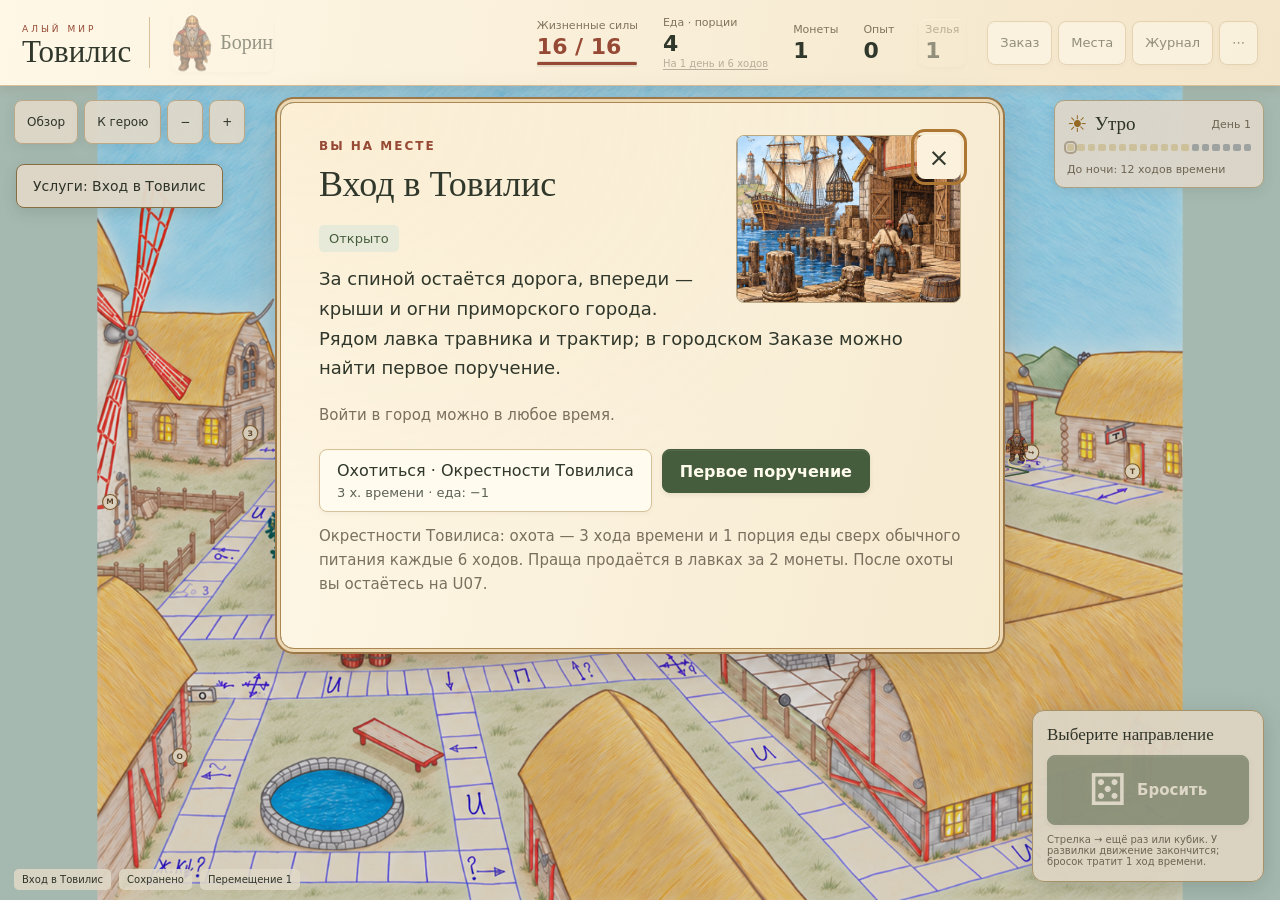
<file: game/index.html>
<!doctype html>
<html lang="ru">
<head>
  <meta charset="utf-8"><meta name="viewport" content="width=device-width, initial-scale=1">
  <title>Товилис · Алый Мир</title>
  <link rel="stylesheet" href="game.css">
  <script defer src="../docs/tovilis-map-data.js"></script><script defer src="content.js"></script><script defer src="dwarf-frames.js"></script><script defer src="characters.js"></script><script defer src="character-frames.js"></script><script defer src="equipment.js"></script><script defer src="rules.js"></script><script defer src="dice-ui.js"></script><script defer src="online.js?v=3"></script><script defer src="game.js?v=3"></script>
</head>
<body>
  <header class="topbar">
    <div class="brand"><span>АЛЫЙ МИР</span><h1>Товилис</h1></div>
    <button id="portrait" class="portrait" aria-label="Персонаж и снаряжение"><svg class="portrait-art" aria-hidden="true"></svg><span id="hero-name">Борин</span></button>
    <div class="resources" aria-label="Ресурсы героя">
      <div class="health"><small>Жизненные силы</small><strong id="hp">16 / 16</strong><meter id="health-meter" min="0" max="16" value="16">16 из 16</meter></div>
      <div class="food-resource"><small>Еда · порции</small><strong id="food">4</strong><button id="next-meal" type="button" aria-expanded="false" aria-controls="food-details">На 1 день и 6 ходов</button><span id="food-details" hidden></span></div>
      <div><small>Монеты</small><strong id="coins">1</strong></div>
      <div class="experience-resource"><small>Опыт</small><strong id="experience">0</strong></div>
      <button id="drink" title="Выпить зелье: +5 жизненных сил"><small>Зелья</small><strong id="potions">1</strong></button>
    </div>
    <nav class="top-actions" aria-label="Меню"><button id="quest-button">Заказ</button><button id="places-button">Места</button><button id="journal-button">Журнал</button><button id="menu-button" aria-label="Меню игры">⋯</button></nav>
  </header>
  <main>
    <section class="map-panel" aria-label="Карта Товилиса">
      <div class="map-canvas">
        <div class="map-toolbar"><button id="whole-map">Обзор</button><button id="find-hero">К герою</button><button id="zoom-out" aria-label="Отдалить">−</button><button id="zoom-in" aria-label="Приблизить">+</button></div>
        <div class="city-clock" aria-label="Время в городе"><div class="clock-heading"><span id="time-icon" aria-hidden="true">☀</span><strong id="time">Утро</strong><span id="day">День 1</span></div><div id="day-track" aria-hidden="true"></div><small id="time-until">До ночи 12 ходов</small></div>
        <svg id="game-map" viewBox="0 0 1448 1086" role="group" aria-label="Карта Товилиса. Выберите стрелку рядом с героем, затем бросьте кубик.">
          <image id="town-art" href="../assets/maps/working/tovilis-v9.png" width="1448" height="1086"/>
          <rect id="night-tint" width="1448" height="1086" fill="#0c173f" opacity="0" pointer-events="none"/>
          <g id="grid-layer"></g><g id="reveal-layer"></g><g id="guide-layer"></g><g id="preview-layer"></g><g id="place-layer"></g><g id="other-player-layer"></g><g id="choice-layer"></g><g id="target-layer"></g>
          <g id="hero-layer"><ellipse id="hero-shadow" rx="14" ry="5"/><ellipse id="hero-ring" rx="17" ry="7"/><svg id="hero-sprite" overflow="hidden"><image href="../assets/characters/dwarf-directions-v2.png" width="1536" height="1024"/></svg></g>
        </svg>
        <div id="directions" class="map-directions" aria-label="Направления движения"></div>
        <button id="visit-place" class="place-entry" hidden>Войти</button>
        <section class="movement-dock" aria-label="Перемещение">
          <div id="movement-controls"><span id="move-heading">Выберите стрелку</span><div id="route-guide" hidden><span id="route-guide-text"></span><button id="clear-route" aria-label="Отменить маршрут" title="Отменить маршрут">×</button></div><button id="roll" class="primary" disabled><span id="dice-face" aria-hidden="true">⚄</span><span id="roll-label">Бросить кубик</span></button><label id="building-target" hidden><input type="checkbox" id="stop-building"><span id="target-label"></span></label><p id="last-roll" class="last-roll" aria-live="polite" hidden></p><small id="move-hint">1–4 — направление · пробел — кубик</small></div>
          <p id="movement-locked" hidden>Завершите событие.</p>
        </section>
        <p id="status" class="action-toast" role="status" aria-live="polite"></p>
        <div class="map-caption"><span id="where">У мельницы</span><span id="map-status"></span><span id="save-status">Сохранено</span><span id="turn-number">Перемещение 1</span></div>
      </div>
    </section>
  </main>
  <dialog id="scene-dialog" class="scene-dialog" aria-labelledby="scene-title"><div id="scene-seal" class="scene-seal" aria-hidden="true">✦</div><div id="save-error" role="alert" hidden><h2 id="save-error-title">Не удалось открыть сохранение</h2><p id="save-error-text"></p><div class="dialog-actions"><button id="retry-save">Повторить загрузку</button><button id="export-save">Скачать сохранение</button><button id="reset-from-error" class="danger">Начать заново</button></div><details><summary>Подробности ошибки</summary><p id="save-error-details"></p></details></div><div class="scene-tools"><button id="scene-close" class="close" aria-label="Вернуться к карте">×</button></div><div id="context"></div><p id="scene-status" class="scene-status" role="status"></p></dialog>
  <dialog id="roll-dialog" class="dice-dialog" aria-labelledby="roll-title"><span class="eyebrow">КУБИКИ НА СТОЛ</span><h2 id="roll-title"></h2><div id="roll-cubes" class="roll-cubes"></div><strong id="roll-result" role="status"></strong><p id="roll-detail"></p><button id="roll-continue">Дальше</button></dialog>
  <dialog id="hero-dialog" aria-labelledby="hero-title">
    <header class="hero-sheet-header"><div class="hero-sheet-heading"><span class="eyebrow">ЛИСТ ПЕРСОНАЖА</span><h2 id="hero-title">Борин</h2><p class="hero-identity">Гном · Воин</p></div><button class="close" data-close="hero-dialog" aria-label="Закрыть лист персонажа">×</button></header>
    <nav class="hero-tabs" role="tablist" aria-label="Разделы персонажа"><button id="hero-tab-overview" role="tab" data-hero-tab="overview" aria-controls="hero-panel-overview" aria-selected="true">Персонаж</button><button id="jump-equipment" role="tab" data-hero-tab="equipment" aria-controls="hero-panel-equipment" aria-selected="false" tabindex="-1">Снаряжение</button><button id="jump-bag" role="tab" data-hero-tab="bag" aria-controls="hero-panel-bag" aria-selected="false" tabindex="-1">Сумка <span id="hero-bag-count"></span></button></nav>
    <div id="hero-scroll" class="hero-scroll">
      <section id="hero-panel-overview" class="hero-panel" role="tabpanel" aria-labelledby="hero-tab-overview">
        <div id="hero-health" class="hero-health"><div class="hero-health-heading"><span>Жизненные силы</span><strong id="hero-health-value"></strong></div><meter id="hero-health-meter" min="0" max="16" value="16" aria-label="Жизненные силы"></meter></div>
        <div id="hero-stats" class="hero-stat-grid" aria-label="Основные характеристики"></div><p id="hero-stat-detail" class="hero-stat-detail" role="status" hidden></p>
        <dl id="hero-resources" class="hero-resource-grid"></dl><section id="hero-progression" class="hero-progression"><h3>Опыт и развитие</h3><strong id="hero-experience"></strong><p>Опыт за городские события сохраняется. Расход опыта на улучшение характеристик пока не включён.</p><small id="hero-class-growth"></small></section><div id="hero-travel" class="hero-travel"></div>
        <details id="hero-details" class="hero-details"><summary>Расчёты и особенности</summary><dl id="hero-stat-breakdown"></dl><details class="race-details"><summary>Раса и происхождение</summary><p></p></details><p class="hint">Вес пока не замедляет движение. Вес части предметов в правилах не указан.</p></details>
        <div class="hero-rename"><button id="rename-toggle" type="button">Изменить имя</button><form id="hero-form" hidden><label>Имя персонажа<input id="name-input" maxlength="24" required autocomplete="off"></label><button class="primary" type="submit">Сохранить имя</button></form></div>
      </section>
      <section id="hero-panel-equipment" class="hero-panel" role="tabpanel" aria-labelledby="jump-equipment" hidden><div class="character-sheet"><div id="hero-paperdoll" class="hero-paperdoll"><div id="gear-left" class="gear-side gear-side-left"></div><svg class="portrait-art" aria-label="Персонаж"></svg><div id="gear-right" class="gear-side gear-side-right"></div></div><div id="gear-detail" class="gear-detail"></div></div><p id="hero-equip-status" role="status"></p></section>
      <section id="hero-panel-bag" class="hero-panel" role="tabpanel" aria-labelledby="jump-bag" hidden><div id="hero-loadout"></div></section>
    </div>
  </dialog>
  <dialog id="journal-dialog" aria-labelledby="journal-title"><button class="close" data-close="journal-dialog" aria-label="Закрыть">×</button><span class="eyebrow">ДОРОЖНЫЕ ЗАПИСИ</span><h2 id="journal-title">Журнал</h2><ol id="journal"></ol></dialog>
  <dialog id="places-dialog" aria-labelledby="places-title"><button class="close" data-close="places-dialog" aria-label="Закрыть">×</button><span class="eyebrow">КУДА ОТПРАВИТЬСЯ</span><h2 id="places-title">Места Товилиса</h2><p class="hint">На карте: З — Заказ, М — мельница, Л — лавки, Т — таверны, К — кузница, ⚓ — порт, ↪ — вход, В — встреча. Ниже указаны услуги каждого места.</p><div id="place-list"></div><p class="hint">Выбор места открывает его карточку. Путь выбирается до броска.</p></dialog>
  <dialog id="menu-dialog" aria-labelledby="menu-title"><button class="close" data-close="menu-dialog" aria-label="Закрыть">×</button><h2 id="menu-title">Настройки и помощь</h2><div class="menu-settings"><label class="setting"><input id="dice-sound" type="checkbox" checked> Тихий стук кубика</label><label class="setting"><input id="show-grid" type="checkbox"> Показать все контуры клеток</label></div><div class="menu-help"><details><summary>Движение и карта</summary><p>Выберите стрелку рядом с гномом. Нажмите её ещё раз или кнопку кубика, чтобы бросить; после анимации результат останется до нажатия «Дальше», на окно или в другое место экрана. Один бросок — один ход времени. Перекрёсток заканчивает движение. Выбранная цель автоматически задаёт кратчайшее направление на следующем перекрёстке; стрелку можно сменить вручную. У входа можно выбрать остановку.</p><p>«В» — случайная встреча, «И» — городское извещение с выбором и отдельными бросками. Находки остаются в сумке; опыт и репутация видны в листе персонажа. Они обязательны, если ход закончился на клетке. Клавиши 1–4 выбирают направление, повторное нажатие бросает кубик; пробел тоже бросает кубик. Колёсико меняет масштаб.</p></details><details><summary>Поручение и места</summary><p>Городской Заказ обозначен «З». Мельница находится отдельно слева. Сеть продаётся в лавке снастей; у травника возле входа дешевле зелья. В лавках можно продать свои товары. Оружие и щит принимают за половину нейтральной цены: на d6 нужно 1–3; решение торговца сохраняется до следующего дня. Остановка на клетке здания сразу открывает его услуги. В здании «О» на L03 работает Банк Товилиса; трофеи по архивным текстам принимают в Заказе.</p></details><details><summary>Время, еда и отдых</summary><p>Одна порция еды расходуется каждые 6 ходов времени. Работа длится 3 хода времени; доступно две смены в день на весь город. Обе таверны открыты круглосуточно. Покупка еды не тратит время; эль и ночлег тратят.</p></details><details><summary>Банк Товилиса</summary><p>В здании «О» на L03 можно положить монеты на городской счёт и снять их. Укажите целую сумму: до операции показаны будущие наличные и остаток счёта. Для кнопки «Всё» выберите «Положить» (все наличные) или «Снять» (весь счёт). Покупки оплачиваются наличными. Банк работает между событиями и боями без комиссии, процентов и затрат времени. При обычном поражении банковские монеты сохраняются. Обмен золота и серебра пока недоступен.</p></details><details><summary>Кости и бой</summary><p>Поиск партнёра в кости занимает один ход времени; на d6 нужно 4–6. Ставку выбирают до бросков, ничья возвращает её. У дневного разбойника видны силы; его можно обойти или вызвать на бой. Ближняя атака — d6 + сила + бонус оружия. Ловкость определяет очередь ударов и шанс бегства. Смена оружия занимает действие героя в раунде: враги отвечают, городское время не проходит. Неудачное бегство тоже даёт врагам возможность ударить.</p></details><details><summary>Разметка карты для разработчиков</summary><a href="../docs/tovilis-map.html" target="_blank" rel="noopener">Открыть разметку карты</a></details></div><button id="new-game" class="danger">Новая партия</button></dialog>
  <dialog id="family-dialog" aria-labelledby="family-title"><button class="close" data-close="family-dialog" aria-label="Закрыть">×</button><div class="scene-seal" aria-hidden="true">❦</div><span class="eyebrow">У МЕЛЬНИЦЫ</span><h2 id="family-title">Дочери мельника</h2><div id="family-dialogue"></div><button class="primary" data-close="family-dialog">Спасибо за совет</button></dialog>
  <dialog id="surrender-dialog" aria-labelledby="surrender-title"><h2 id="surrender-title">Сдаться?</h2><p>Гном вернётся в таверну с 8 жизненными силами и потеряет половину монет. Сеть и снаряжение останутся при нём.</p><div class="dialog-actions"><button data-close="surrender-dialog">Продолжить бой</button><button id="confirm-surrender" class="danger">Сдаться</button></div></dialog>
  <dialog id="reset-dialog" aria-labelledby="reset-title"><h2 id="reset-title">Начать новую партию?</h2><p>Текущее прохождение будет заменено новым.</p><div class="dialog-actions"><button data-close="reset-dialog">Продолжить игру</button><button id="confirm-reset" class="danger">Начать заново</button></div></dialog>
  <noscript>Для игры нужен JavaScript.</noscript>
</body>
</html>
</file>
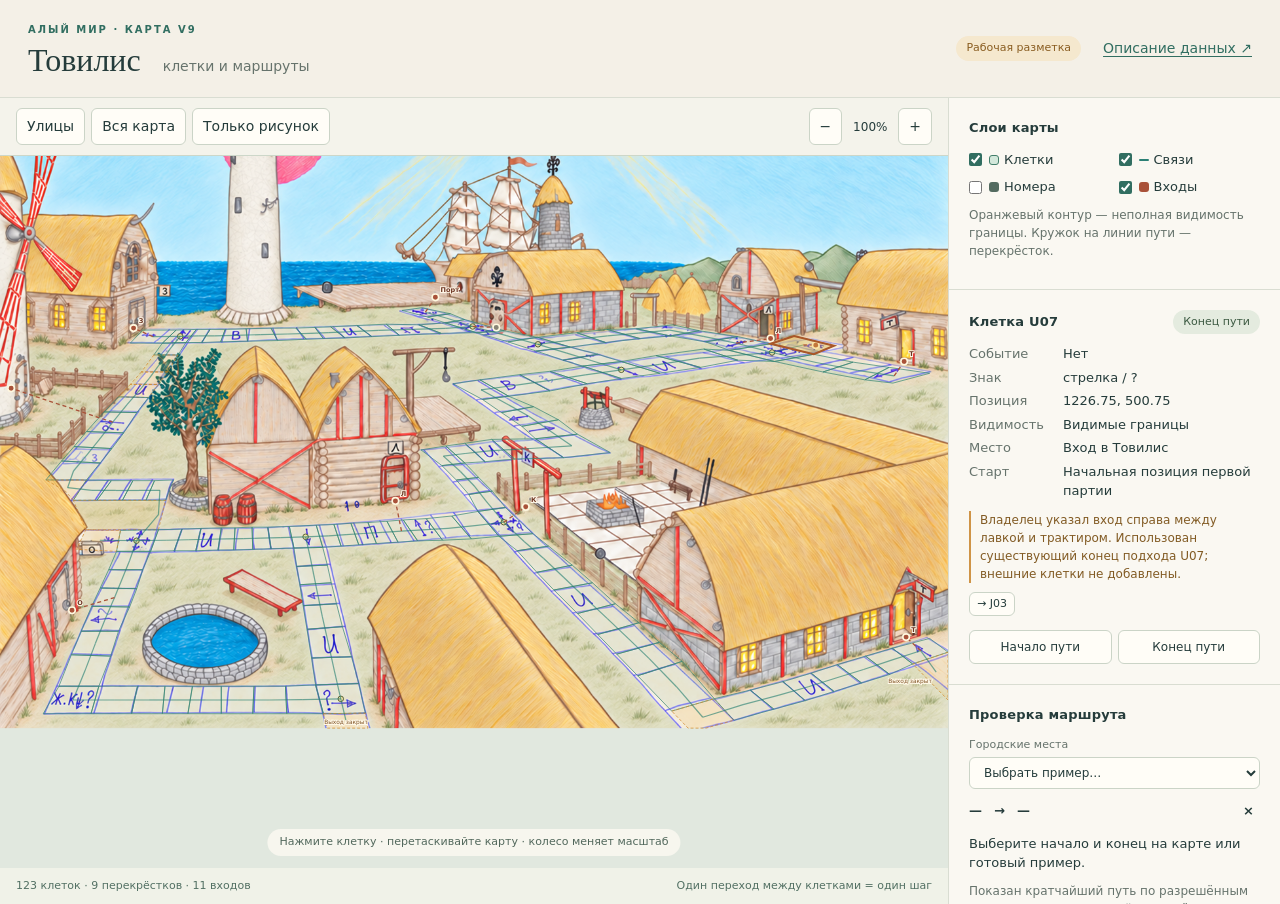
<file: docs/tovilis-map.html>
<!doctype html>
<html lang="ru">
<head>
  <meta charset="utf-8">
  <meta name="viewport" content="width=device-width,initial-scale=1">
  <title>Товилис — клетки и маршруты</title>
  <link rel="stylesheet" href="tovilis-map.css">
  <script defer src="tovilis-map-data.js"></script>
  <script defer src="tovilis-map.js"></script>
</head>
<body>
  <header>
    <div><span class="eyebrow">АЛЫЙ МИР · КАРТА V9</span><h1>Товилис <span>клетки и маршруты</span></h1></div>
    <div class="header-right"><span class="status">Рабочая разметка</span><a href="TOVILIS_MAP.md">Описание данных ↗</a></div>
  </header>
  <main>
    <section class="map-panel" aria-label="Карта Товилиса">
      <div class="map-toolbar">
        <div class="button-group"><button id="streets-view">Улицы</button><button id="whole-view">Вся карта</button><button id="art-only" aria-pressed="false">Только рисунок</button></div>
        <div class="button-group"><button id="zoom-out" aria-label="Уменьшить">−</button><span id="zoom-readout">100%</span><button id="zoom-in" aria-label="Увеличить">+</button></div>
      </div>
      <div id="viewport">
        <svg id="map" viewBox="0 425 1448 661" role="group" aria-label="Клетки, связи и входы. Выберите клетку для просмотра.">
          <image href="../assets/maps/working/tovilis-v9.png" x="0" y="0" width="1448" height="1086"/>
          <g id="cells-layer"></g><g id="edges-layer" aria-hidden="true"></g>
          <g id="path-layer" aria-hidden="true"></g><g id="labels-layer" aria-hidden="true"></g>
          <g id="entrances-layer"></g><g id="exits-layer" aria-hidden="true"></g>
          <g id="selection-layer" aria-hidden="true"></g>
        </svg>
        <div id="map-hint">Нажмите клетку · перетаскивайте карту · колесо меняет масштаб</div>
      </div>
      <div class="map-footer"><span id="stats"></span><span>Один переход между клетками = один шаг</span></div>
    </section>
    <aside>
      <section class="controls"><h2>Слои карты</h2><div class="layers">
        <label><input type="checkbox" id="show-cells" checked><i class="swatch cell-swatch"></i>Клетки</label>
        <label><input type="checkbox" id="show-edges" checked><i class="swatch edge-swatch"></i>Связи</label>
        <label><input type="checkbox" id="show-labels"><i class="swatch label-swatch"></i>Номера</label>
        <label><input type="checkbox" id="show-entrances" checked><i class="swatch entrance-swatch"></i>Входы</label>
      </div><p class="muted">Оранжевый контур — неполная видимость границы. Кружок на линии пути — перекрёсток.</p></section>
      <section class="cell-detail"><div class="section-title"><h2 id="cell-title">Выберите клетку</h2><span id="cell-kind" class="pill"></span></div><div id="cell-info"></div><div id="neighbours"></div>
        <div class="button-group selection-actions"><button id="set-start">Начало пути</button><button id="set-end">Конец пути</button></div>
      </section>
      <section><h2>Проверка маршрута</h2>
        <label class="field" for="route-preset">Городские места</label>
        <select id="route-preset"><option value="">Выбрать пример…</option><option value="start-mill">Старт → мельница</option><option value="mill-shop">Мельница → лавка</option><option value="shop-port">Лавка → порт</option><option value="forge-tavern">Кузница → таверна</option></select>
        <div class="route-points"><span id="route-start">—</span><span>→</span><span id="route-end">—</span><button id="clear-path" title="Сбросить маршрут" aria-label="Сбросить маршрут">×</button></div>
        <p id="route-info" aria-live="polite">Выберите начало и конец на карте или готовый пример.</p>
        <p class="muted">Показан кратчайший путь по разрешённым связям. При игре каждый перекрёсток завершит текущий бросок.</p>
      </section>
      <section><h2>Входы и места</h2><div id="building-list"></div></section>
      <section class="review"><h2>Места для сверки <span id="review-count"></span></h2><div id="review-list"></div></section>
      <footer>Координаты относятся к исходному рисунку 1448 × 1086. Полотно карты сохранено без изменений.<br><a id="download-data" href="../assets/maps/geometry/tovilis-v9.json" download>Скачать JSON разметки ↓</a></footer>
    </aside>
  </main>
</body>
</html>
</file>
<file: game/game.css>
:root{color-scheme:light;--ink:#30372b;--muted:#6f705f;--paper:#faf4e4;--line:#d5c8a7;--green:#355744;--red:#964934;--gold:#ae8139;font:16px system-ui,-apple-system,sans-serif;color:var(--ink);background:#d4d9cb}
*{box-sizing:border-box}body{margin:0;height:100dvh;display:flex;flex-direction:column;overflow:hidden}button,input{font:inherit}button{cursor:pointer;border:1px solid var(--line);border-radius:8px;color:inherit;background:#fffbef;padding:12px 16px;min-height:44px}button:hover:not(:disabled){background:#eee4ce}button:disabled{cursor:default;opacity:.5}button:focus-visible,a:focus-visible,input:focus-visible,summary:focus-visible{outline:3px solid var(--gold);outline-offset:3px}h1,h2,h3,p{margin:0}h1,h2,h3{font-family:Georgia,serif;font-weight:normal}a{color:var(--green)}[hidden]{display:none!important}.primary{background:var(--green);border-color:var(--green);color:#fffbed}.primary:hover:not(:disabled){background:#264432}.danger{background:#934735;color:#fff8ec;border-color:#934735}.danger:hover:not(:disabled){background:#793825}.eyebrow{font-size:12px;letter-spacing:2px;color:var(--red);font-weight:650}.hint,.muted{color:var(--muted)}.hint{font-size:15px;line-height:1.6}
.topbar{flex:none;display:flex;align-items:center;gap:22px;padding:10px 22px;background:var(--paper);border-bottom:1px solid var(--line);z-index:3;min-height:86px}.brand{padding-right:18px;border-right:1px solid var(--line)}.brand>span{font-size:9px;letter-spacing:3px;color:var(--red)}h1{font-size:31px;line-height:1.05}.portrait{display:flex;align-items:center;gap:8px;padding:0;border:0;background:none}.portrait-art{height:58px;width:40px}.portrait span{font:20px Georgia,serif}.resources{display:flex;align-items:center;gap:25px;margin-left:auto}.resources>div,.resources>button{display:flex;flex-direction:column;gap:2px}.resources small{font-size:11px;color:var(--muted)}.resources strong{font-size:22px;font-weight:600;font-variant-numeric:tabular-nums}.resources>button{border:0;background:none;padding:4px 6px}.food-resource>span{font-size:10px;color:var(--muted)}.health strong{color:var(--red)}meter{height:6px;width:100px;background:#e4dac5;border:0}meter::-webkit-meter-bar{background:#e4dac5;border:0}meter::-webkit-meter-optimum-value{background:var(--red)}meter::-moz-meter-bar{background:var(--red)}.top-actions{display:flex;gap:6px}.top-actions button{padding:9px 12px;font-size:13px}
main{flex:1;min-height:0}.map-panel,.map-canvas{height:100%;min-height:0}.map-canvas{position:relative;overflow:hidden;background:#bbd3ca}#game-map{width:100%;height:100%;display:block;touch-action:none;cursor:grab}#game-map:active{cursor:grabbing}.map-canvas.night{background:#394957}.map-toolbar{position:absolute;z-index:2;left:14px;top:14px;display:flex;gap:6px}.map-toolbar button{background:#fff8e8ed;padding:9px 12px;font-size:12px;box-shadow:0 3px 14px #1d302d18}.city-clock{position:absolute;right:16px;top:14px;z-index:2;width:210px;background:#fcf6e8f2;border:1px solid #c4b690;border-radius:10px;padding:10px 12px;box-shadow:0 3px 14px #1d302d18}.clock-heading{display:flex;align-items:center;gap:7px}#time-icon{font-size:23px;color:#a77525}#time{font:19px Georgia,serif}#day{margin-left:auto;color:var(--muted);font-size:11px}#day-track{display:flex;gap:3px;margin:7px 0}#day-track span{height:7px;flex:1;border-radius:2px;background:#d4b966;opacity:.42}#day-track span.dark{background:#526679}#day-track span.elapsed{opacity:1}#day-track span.current{outline:2px solid #786039;outline-offset:1px}#time-until{font-size:11px;color:var(--muted)}.map-caption{position:absolute;left:14px;bottom:10px;display:flex;gap:8px;max-width:calc(100% - 260px);pointer-events:none;flex-wrap:wrap;font-size:10px}.map-caption span{background:#fff8e5df;padding:5px 8px;border-radius:5px}.map-caption span:empty{display:none}
#grid-layer,#reveal-layer,#guide-layer,#preview-layer,#target-layer,#hero-layer{pointer-events:none}.grid-cell{fill:#65894608;stroke:#547a5577;stroke-width:1;display:none}.grid-visible .grid-cell{display:block}.reveal-cell,.reveal-link{display:none}.grid-visible #reveal-layer{display:initial}.grid-visible #reveal-layer .reveal-cell{display:block}.grid-visible #reveal-layer .reveal-link{display:inline}.reveal-cell{fill:#e7f2cb8f;stroke:#657b50;stroke-width:1.7;stroke-dasharray:4 2}.reveal-link{stroke:#617a48;stroke-width:2;stroke-dasharray:3 4;fill:none}.guide-line{fill:none;stroke:#edc075;stroke-width:3;stroke-dasharray:7 8;opacity:.8}.choice-cell{fill:#ffea945e;stroke:#426344;stroke-width:2;cursor:pointer}.choice-cell.chosen{fill:#d1d99299;stroke:#284e33;stroke-width:3}.choice-dot{fill:#fff7da;stroke:#33543c;stroke-width:1.5;pointer-events:none}.choice-number{font:700 10px system-ui,sans-serif;fill:#294333;text-anchor:middle;dominant-baseline:central;pointer-events:none}.preview-line{fill:none;stroke:#fff7d0;stroke-width:7;stroke-linecap:round;stroke-linejoin:round}.preview-line.inner{stroke:#526d39;stroke-width:3;stroke-dasharray:5 6}.target-circle{fill:#ffe2a1;stroke:#9d642b;stroke-width:2}#hero-shadow{fill:#243a2a50}#hero-ring{fill:none;stroke:#fff3b2;stroke-width:2}.place-marker{cursor:pointer}.place-marker circle{fill:#fcf3ddec;stroke:#8c6636;stroke-width:1.5}.place-marker text{font:700 10px system-ui;fill:#674a2d;text-anchor:middle;dominant-baseline:central;pointer-events:none}.place-marker.closed circle{fill:#afbbb9;stroke:#627578}.event-marker circle{fill:#7b473dee;stroke:#fff3d0;stroke-width:1}.event-marker text{fill:#fff5df}.place-marker:hover circle{stroke-width:3}
.map-directions{position:absolute;z-index:2;width:0;height:0;pointer-events:none}.direction{position:absolute;display:flex;align-items:center;justify-content:center;width:56px;height:56px;padding:0;border:2px solid #846c3d;border-radius:50%;background:#fff7dfed;box-shadow:0 3px 12px #1e322b44;pointer-events:auto;transform:translate(-50%,-50%)}.direction .arrow{font-size:30px;line-height:1;color:var(--green)}.direction strong{position:absolute;top:-5px;right:-3px;font-size:10px;background:#355744;color:#fff7dd;border:1px solid #f8edce;border-radius:50%;width:18px;height:18px;line-height:16px;text-align:center}.direction small{position:absolute;bottom:calc(100% + 8px);background:#fff7e5;padding:6px 9px;border-radius:6px;font-size:12px;white-space:nowrap;box-shadow:0 2px 8px #0002;opacity:0;pointer-events:none}.direction:hover small,.direction:focus-visible small{opacity:1}.direction[aria-pressed=true]{background:#355744;border-color:#f6dea0;box-shadow:0 0 0 3px #35574477,0 3px 12px #1e322b44}.direction[aria-pressed=true] .arrow{color:#fff6df}.movement-dock{position:absolute;right:16px;bottom:18px;width:232px;padding:14px;background:#fbf3dff5;border:1px solid #bda576;border-radius:12px;z-index:2;box-shadow:0 5px 25px #223d3033}.movement-dock #move-heading{display:block;font:17px Georgia,serif;margin-bottom:10px}#roll{display:flex;width:100%;gap:10px;align-items:center;justify-content:center;min-height:67px;font-size:15px;font-weight:600}#dice-face{font-size:44px;line-height:1;font-weight:normal}#building-target{display:flex;align-items:flex-start;gap:7px;font-size:12px;line-height:1.5;padding-top:11px}#building-target input{margin-top:3px}input[type=checkbox]{accent-color:var(--green)}#move-hint{display:block;font-size:10px;color:var(--muted);margin-top:9px}#movement-locked{font:18px Georgia,serif;color:var(--red)}.place-entry{position:absolute;left:16px;top:78px;z-index:2;background:#fff7e6f5;border:1px solid #967b4a;box-shadow:0 4px 15px #213d2926;font-size:14px}.action-toast{position:absolute;z-index:4;top:116px;left:50%;transform:translateX(-50%);max-width:min(600px,80%);padding:13px 20px;border:1px solid #b79860;border-radius:9px;background:#fff6dfed;box-shadow:0 4px 18px #20382b2b;font-size:15px;line-height:1.5;pointer-events:none}.action-toast:empty{display:none}.event-active .map-directions,.event-active .movement-dock,.event-active .place-entry{visibility:hidden}
/* Parchment scenes use the browser's modal layer: map input stays behind the scene. */
dialog{position:fixed;inset:0;margin:auto;width:min(720px,calc(100% - 48px));max-height:calc(100dvh - 48px);overflow:auto;border:1px solid #ac8751;border-radius:14px;padding:32px 38px;background:radial-gradient(ellipse at 5% 0%,#d8bd8329,transparent 55%),radial-gradient(ellipse at 95% 100%,#b8874330,transparent 60%),var(--paper);color:var(--ink);box-shadow:0 0 0 5px #ead9af,0 0 0 7px #8e6b40,0 25px 100px #15292077}dialog::backdrop{background:#13251ee0;backdrop-filter:blur(3px)}dialog h2{font-size:36px;line-height:1.15;margin:10px 0 20px}dialog h3{font-size:23px;margin:14px 0}dialog p{font-size:18px;line-height:1.65;margin:12px 0 20px}dialog button{font-size:16px}dialog .hint{font-size:15px}.close{position:absolute;right:12px;top:10px;border:0;background:transparent;font-size:29px;line-height:1;padding:4px 9px;width:44px}.scene-seal{font:38px Georgia,serif;text-align:center;color:#a47536;width:66px;height:60px;line-height:54px;margin:0 auto 14px;border-bottom:1px solid #b9a06c}.scene-dialog{text-align:left}.scene-status{color:var(--green);font-size:16px!important;padding:13px 15px;border-left:3px solid var(--gold);background:#f0e7d3}.scene-status:empty{display:none}.context-actions{display:grid;gap:10px;margin-top:22px}.context-actions>button{text-align:left;padding:14px 17px}.context-actions small{display:block;opacity:.78;font-size:13px;margin-top:5px}.context-actions .primary{font-weight:600}.context-badge{display:inline-block;color:var(--green);font-size:13px;background:#e7ead9;border-radius:5px;padding:6px 10px}.context-badge.closed{background:#dbe1df;color:#516267}.quest-steps{list-style:none;padding:0;margin:20px 0;display:grid;gap:15px;counter-reset:step}.quest-steps li{display:flex;align-items:center;gap:12px;counter-increment:step;color:var(--muted);font-size:17px}.quest-steps li:before{content:counter(step);border:1px solid var(--line);border-radius:50%;width:30px;height:30px;text-align:center;line-height:28px;font-size:13px;flex:none}.quest-steps li.active{color:var(--ink)}.quest-steps li.active:before{background:var(--green);color:#fff;border-color:var(--green)}.quest-steps li.done:before{content:'✓';color:var(--green)}.dialogue{border-left:3px solid var(--gold);padding-left:18px;margin:25px 0}.dialogue strong{font:24px Georgia,serif}.dialogue p{margin:9px 0 0}.character-sheet{display:grid;grid-template-columns:35% 1fr;gap:25px;align-items:center}.character-sheet>.portrait-art{width:100%;height:320px}#name-input{width:100%;padding:10px;border:1px solid var(--line);border-radius:5px;background:#fffdf4;margin-top:7px;color:var(--ink)}dl{display:grid;grid-template-columns:1fr auto;font-size:17px;gap:12px;margin:22px 0}dd{margin:0;font-weight:600}.dialog-actions{display:flex;gap:10px;flex-wrap:wrap}#journal{list-style:none;padding:0;font-size:16px;line-height:1.6}#journal li{padding:12px 0;border-bottom:1px solid var(--line)}#place-list{display:grid;gap:10px}#place-list button{display:flex;justify-content:space-between;text-align:left;gap:14px}#place-list small{font-size:13px;color:var(--muted)}.setting{display:flex;gap:9px;font-size:16px;margin:22px 0}#new-game{display:block;margin-top:24px}#save-error{border:1px solid var(--red);padding:16px;background:#f4e2d6;font-size:16px;line-height:1.6}#save-error button{margin-top:10px}
.enemy-grid{display:grid;grid-template-columns:repeat(2,minmax(0,1fr));gap:12px;margin:16px 0}.enemy{padding:14px;background:#eee4d3;border:1px solid #cdb18b;border-radius:8px}.enemy.selected{border:2px solid var(--red);padding:13px}.enemy.dead{opacity:.45}.enemy label{cursor:pointer;display:flex;align-items:center;gap:9px;font-size:16px;font-weight:600}.enemy input{accent-color:var(--red);flex:none}.enemy-hp{height:6px;margin-top:12px;background:#d7c9b3}.enemy-hp span{display:block;height:100%;background:var(--red)}.enemy small{display:block;font-size:13px;line-height:1.5;color:#786553;margin-top:9px}.enemy.dead small,.enemy.dead .enemy-hp{display:none}.battle-stats{font-size:15px;background:#e8ebdc;padding:13px;border-radius:7px;margin:14px 0}.warning{color:#9d3b26;font-size:16px!important;font-weight:600}.round-details{margin:16px 0;font-size:15px;color:var(--muted);line-height:1.6}.round-details summary{cursor:pointer}.round-details ul{padding-left:20px}.round-summary{background:#eee8d8;padding:13px;border-radius:7px;font-size:16px;line-height:1.5}.minor-actions{display:flex;gap:10px;margin:12px 0}.minor-actions>button{flex:1;font-size:15px}.battle .context-actions{grid-template-columns:repeat(2,minmax(0,1fr));margin-top:15px}.battle .context-actions .primary{grid-column:1/-1}.battle .scene-seal{height:42px;line-height:37px;font-size:30px;margin-bottom:8px}.battle h2{margin-bottom:12px}.battle p{margin:9px 0;font-size:17px;line-height:1.5}.outcome-symbol{font-size:48px;color:var(--gold);margin:8px 0}.resource-receipt{display:flex;flex-wrap:wrap;gap:10px;margin:20px 0}.resource-receipt span{background:#ece5d3;padding:12px;border-radius:7px;font-size:17px}.resource-receipt .gain{color:var(--green)}.resource-receipt .loss{color:var(--red)}.work-limit{font-size:15px!important;color:var(--muted);padding-top:10px;border-top:1px solid var(--line)}
@media(max-width:1120px){.topbar{gap:13px;padding:9px 15px}.portrait span{display:none}.resources{gap:18px}.top-actions button{padding:9px;font-size:12px}.brand{padding-right:12px}}
@media(max-width:780px){.topbar{min-height:118px;flex-wrap:wrap;gap:6px 10px;padding:9px 12px}.brand{border:0;padding:0;margin-right:auto}.brand h1{font-size:26px}.brand>span{font-size:8px}.portrait-art{height:43px;width:30px}.top-actions{gap:4px}.top-actions button{padding:8px;font-size:11px;min-height:40px}.resources{order:2;width:100%;gap:10px;justify-content:space-between;margin:2px 0 0}.resources small{font-size:10px}.resources strong{font-size:19px}.food-resource>span{font-size:9px}meter{width:85px}.resources>button{padding:0 3px}.map-toolbar{left:10px;top:10px;gap:4px}.map-toolbar button{padding:7px 9px;font-size:10px;min-height:39px}.city-clock{right:10px;top:60px;width:175px;padding:8px 10px}.clock-heading{gap:5px}#time{font-size:17px}#time-icon{font-size:20px}#day{font-size:10px}#time-until{font-size:10px}.movement-dock{right:10px;bottom:24px;width:190px;padding:12px}#roll{min-height:58px;font-size:14px;gap:7px}#dice-face{font-size:37px}#move-heading{font-size:15px!important}#move-hint{font-size:9px}.direction{width:48px;height:48px}.direction .arrow{font-size:27px}.direction small{display:none}#building-target{font-size:11px}.place-entry{top:60px;left:10px;max-width:calc(100% - 200px);font-size:12px;padding:9px;min-height:42px}.map-caption{left:10px;bottom:6px;max-width:calc(100% - 205px);font-size:9px;gap:4px}.map-caption #save-status,.map-caption #turn-number{display:none}.action-toast{top:158px;max-width:calc(100% - 30px);font-size:14px;padding:10px 13px}dialog{width:calc(100% - 28px);max-height:calc(100dvh - 30px);padding:24px 21px;border-radius:10px;box-shadow:0 0 0 3px #ead9af,0 0 0 5px #8e6b40,0 20px 70px #15292077}dialog h2{font-size:29px;margin:8px 0 16px}dialog p{font-size:17px;line-height:1.6}dialog button{font-size:15px}.eyebrow{font-size:11px;letter-spacing:1.5px}.scene-seal{height:43px;line-height:37px;font-size:30px;margin-bottom:12px}.context-actions{margin-top:18px;gap:9px}.context-actions>button{padding:12px 14px}.context-actions small{font-size:12px}.character-sheet{grid-template-columns:28% 1fr;gap:15px}.character-sheet>.portrait-art{height:240px}dl{font-size:15px;gap:10px}.dialogue strong{font-size:21px}.enemy-grid{gap:8px;margin:12px 0}.enemy{padding:10px}.enemy.selected{padding:9px}.enemy label{font-size:14px;gap:5px}.enemy small{font-size:11px;margin-top:7px}.enemy-hp{margin-top:9px}.battle-stats{font-size:13px;padding:10px;margin:11px 0}.battle p{font-size:15px}.battle .context-actions>button{font-size:14px;padding:11px}.battle .context-actions small{font-size:11px}.battle .minor-actions>button{font-size:13px;padding:9px}.round-summary{font-size:14px;padding:10px}.warning{font-size:14px!important}.resource-receipt{gap:8px}.resource-receipt span{font-size:15px;padding:10px}}
@media(prefers-reduced-motion:reduce){*{scroll-behavior:auto!important;animation:none!important}}

/* Online account, community and feedback panels.  The panels are injected
   only when the server sets meta[name=game-server], so the offline build is
   unchanged. */
.online-actions{display:flex;gap:6px;align-items:center}.online-actions button{font-size:12px;min-height:34px;padding:6px 9px}.online-panel{width:min(620px,calc(100% - 28px));max-height:calc(100dvh - var(--hud-height) - 24px);padding:28px 30px;background:linear-gradient(105deg,#fff8e8,#f6eacf);color:var(--ink);border:0;border-radius:10px;box-shadow:0 0 0 3px #ecd9b4,0 0 0 5px #9d7848,0 14px 45px #3e271b36}.online-panel::backdrop{background:#2d241b35}.online-panel .close{position:sticky;float:right;right:0;top:0;margin:-12px -12px 0 0;background:transparent;border:0;font-size:27px;min-width:34px;min-height:34px}.online-panel h2{margin:10px 0 16px}.online-body{clear:both}.online-form{display:grid;gap:12px}.online-form label{display:grid;gap:5px;font-weight:600}.online-form input,.online-form select,.online-form textarea{font:inherit;width:100%;box-sizing:border-box;padding:10px 11px;border:1px solid var(--line);border-radius:6px;background:#fffdf5;color:var(--ink)}.online-form textarea{resize:vertical}.online-form button{min-height:42px}.online-form .form-error{min-height:1.4em;margin:0;color:#8b3125;font-size:14px}.character-form{grid-template-columns:1fr 1fr}.character-form label:first-of-type,.character-form .character-preview,.character-form button,.character-form .form-error{grid-column:1/-1}.character-preview{padding:10px 12px;margin:0;border:1px solid var(--line);border-radius:7px;background:#fffaf0;color:#73582f}.online-community h3{margin:16px 0 8px}.online-community p{margin:7px 0;line-height:1.4}.online-chat{min-height:90px;max-height:210px;overflow:auto;padding:10px;border:1px solid var(--line);border-radius:7px;background:#fffaf0}.online-chat-form{display:flex;gap:8px;margin-top:8px}.online-chat-form input{flex:1;min-width:0;font:inherit;padding:10px;border:1px solid var(--line);border-radius:6px;background:#fffdf5}.online-chat-form button{min-height:40px}.online-menu-actions{display:grid;gap:8px;margin:14px 0;padding:12px;border:1px solid var(--line);border-radius:8px;background:#fffaf0}.online-menu-actions button{text-align:left;min-height:40px}.feedback-success{padding:14px;border:1px solid #83976a;background:#edf2e7;border-radius:7px;line-height:1.5}@media(max-width:780px){.online-actions{display:none}.online-panel{padding:24px 20px}.character-form{grid-template-columns:1fr}.character-form label:first-of-type,.character-form .character-preview,.character-form button,.character-form .form-error{grid-column:auto}.online-chat-form{display:grid;grid-template-columns:1fr}.online-chat-form button{width:100%}}
.feedback-history{margin-top:24px;border-top:1px solid var(--line);padding-top:12px}.feedback-history h3{margin:0 0 8px}.feedback-item,.trade-offer{margin:8px 0;padding:10px 12px;border:1px solid var(--line);border-radius:7px;background:#fffaf0}.feedback-item strong,.feedback-item small{display:block}.feedback-item small{margin-top:4px;color:var(--muted)}.feedback-item p,.trade-offer p{margin:7px 0;font-size:13px;line-height:1.45;white-space:pre-wrap}.trade-offer button{min-height:34px;padding:6px 10px}.other-player-dot{fill:#8c493b;stroke:#fff4d8;stroke-width:4}.other-player-name{fill:#4f3927;font:600 17px Georgia,serif;text-anchor:middle;paint-order:stroke;stroke:#fff3d8;stroke-width:5px;stroke-linejoin:round}

.scene-wallet{position:sticky;top:-32px;z-index:2;display:flex;justify-content:space-between;gap:14px;flex-wrap:wrap;padding:12px 0;margin:0 0 16px;background:var(--paper);border-bottom:1px solid var(--line);font-size:17px}.scene-wallet strong{color:#735021}.scene-wallet span{color:var(--green)}.food-shop{padding:18px;margin:20px 0 0;border:1px solid var(--line);border-radius:9px;background:#efe7d329}.food-shop h3{margin:0 0 8px}.food-shop p{font-size:15px;margin:8px 0}.food-buy-row{display:flex;gap:14px;align-items:end;margin-top:15px}.food-buy-row label{display:flex;flex-direction:column;gap:7px;font-size:14px}.food-buy-row input{width:95px;min-height:46px;border:1px solid #bba780;border-radius:6px;background:#fffbef;padding:9px;color:var(--ink)}.food-buy-row button{flex:1;min-height:46px}.food-shop .hint{font-size:14px}
@media(max-width:780px){.scene-wallet{top:-24px;font-size:15px;padding:10px 0;margin-bottom:14px}.food-shop{padding:13px}.food-buy-row{gap:10px}.food-buy-row input{width:75px}}
/* Illustrated scenes and the equipment sheet share the four local art atlases. */
#scene-dialog .scene-seal{display:none}#context:after{content:"";display:block;clear:both}.scene-art{float:right;width:225px;max-width:42%;height:168px;margin:0 0 16px 20px;border:1px solid #bba780;border-radius:8px;background:var(--paper);overflow:hidden}.context-actions,.resource-receipt,.food-shop{clear:both}.item-art{width:84px;height:84px;flex:none;border-radius:6px;overflow:hidden;background:#f7ecd4}.food-shop>.item-art{float:right;margin-left:10px}.food-buy-row{clear:both}.illustrated-action{min-height:112px;display:flow-root}.illustrated-action>.item-art{float:left;margin-right:16px}.illustrated-action .item-detail{font-size:13px;line-height:1.5;margin-top:7px}.stake-picker{display:flex;align-items:center;justify-content:space-between;gap:12px;font-size:16px;padding:12px 0}.stake-picker select{padding:10px;border:1px solid var(--line);border-radius:6px;background:#fff9e9;color:var(--ink);font-size:17px}.battle .scene-art{width:128px;height:105px;margin-bottom:10px}
#hero-dialog{width:min(940px,calc(100% - 48px))}#hero-dialog .character-sheet{grid-template-columns:180px 1fr}#hero-dialog .character-sheet>.portrait-art{height:330px;width:100%}#hero-loadout{clear:both;margin-top:24px;border-top:1px solid var(--line)}#hero-loadout h3{margin:24px 0 12px}.inventory-grid{display:grid;grid-template-columns:repeat(2,minmax(0,1fr));gap:12px}.inventory-item{display:flex;gap:14px;padding:14px;border:1px solid var(--line);border-radius:8px;background:#fffaf04d}.inventory-item strong{display:block;font-size:17px;line-height:1.3}.inventory-item p{font-size:14px;margin:7px 0;line-height:1.5}.inventory-item small,.item-slot{display:block;font-size:12px;color:var(--muted);margin-top:5px}
@media(max-width:780px){.scene-art{width:112px;height:112px;max-width:38%;margin:0 0 12px 12px}.battle .scene-art{width:82px;height:82px}.item-art{width:66px;height:66px}.food-shop .item-art{width:58px;height:58px}.illustrated-action{min-height:96px}.illustrated-action>.item-art{margin-right:10px}.illustrated-action .item-detail{font-size:12px}.stake-picker{font-size:14px}.stake-picker select{font-size:15px;max-width:130px}#hero-dialog{width:calc(100% - 28px)}#hero-dialog .character-sheet{grid-template-columns:90px 1fr;gap:14px}#hero-dialog .character-sheet>.portrait-art{height:220px}.inventory-grid{grid-template-columns:1fr}.inventory-item{gap:12px;padding:12px}.inventory-item strong{font-size:16px}.inventory-item p{font-size:13px}#hero-stats{font-size:13px;gap:8px}}
.portrait-art{overflow:hidden}
.close{z-index:4}.scene-wallet #scene-close{position:static;flex:0 0 32px;width:32px;min-height:32px;height:32px;padding:0;font-size:27px;border:0;background:none;line-height:1}
/* Clear city, one resource bar, warm paper and deliberate small actions. */
:root{--hud-height:86px;--paper:#fbf1dc;--line:#d7c09a;--gold:#ad7633;--green:#465d3d;--muted:#7a705e;background:#e4cfac}button{box-shadow:0 1px 0 #fff8e3 inset,0 2px 4px #68462a0b}.primary{box-shadow:0 1px 0 #ffffff14 inset,0 2px 5px #38362118}.topbar{background:linear-gradient(100deg,#fff8e7,#f3e5c9);box-shadow:0 3px 12px #5536161c}.topbar .resources small{color:#81745d}dialog:not(.dice-dialog){top:calc(var(--hud-height) + 16px);bottom:auto;margin:0 auto;max-height:calc(100dvh - var(--hud-height) - 32px);background:radial-gradient(ellipse at 2% 0%,#e5b76825,transparent 60%),linear-gradient(105deg,#fff8e8,#f6eacf);box-shadow:0 0 0 3px #ecd9b4,0 0 0 5px #9d7848,0 14px 45px #3e271b36}dialog::backdrop{backdrop-filter:none;-webkit-backdrop-filter:none;background:linear-gradient(to bottom,transparent var(--hud-height),#29211825 var(--hud-height))}.scene-tools{height:8px}.scene-tools .close{top:9px;right:10px;background:#fbf1dc;font-size:25px}.context-actions{display:flex;flex-wrap:wrap;align-items:flex-start;gap:10px}.context-actions>button{width:auto;max-width:100%;padding:11px 17px;text-align:left;flex:0 1 auto}.context-actions>button small{max-width:290px}.context-actions>label{flex-basis:100%}.resource-receipt{gap:12px;margin:14px 0}.resource-receipt span:not(.gain):not(.loss){background:none;padding:0;font-size:13px;color:var(--muted)}.scene-status,.quiet-roll{font-size:13px!important;color:var(--muted);line-height:1.5}.quiet-roll{margin:8px 0!important}.saved-roll{display:flex;align-items:center;gap:10px;clear:both;margin:15px 0}.saved-roll strong{font:23px Georgia,serif;color:#62502e}.saved-die{width:45px;height:45px;display:grid;place-items:center;background:linear-gradient(130deg,#fffdf4,#e6d6b9);border:1px solid #b49a70;border-radius:8px;box-shadow:0 3px 6px #67492b25;font:700 25px Georgia,serif;color:#52361f}.item-offer{display:flex;gap:14px;border:1px solid var(--line);background:#fffaf06b;border-radius:9px;padding:16px;flex:1 1 270px;min-width:0}.item-offer-info{min-width:0}.item-offer strong{font-size:17px;line-height:1.3}.item-offer p{font-size:13px;line-height:1.5;margin:7px 0}.item-offer small{font-size:12px;color:var(--muted);display:block}.item-offer button{margin-top:12px;padding:9px 13px;font-size:14px}.offer-reason{margin-top:7px}.last-roll{border-top:1px solid var(--line);padding-top:10px;margin-top:12px;line-height:1.4}.last-roll strong{display:block;color:#765020;font:22px Georgia,serif}.last-roll span{display:block;font-size:12px;color:var(--muted);margin-top:3px}.battle .context-actions{display:flex}.battle .context-actions>.primary{flex-basis:100%;text-align:center}.battle .context-actions>button:not(.primary){flex:1}.battle .quiet-roll{font-size:11px!important}.scene-art{object-fit:cover}
.dice-dialog{top:50%;bottom:auto;transform:translateY(-50%);margin:0 auto;width:min(490px,calc(100% - 32px));max-height:calc(100dvh - 36px);padding:28px 30px 20px;text-align:center;color:#f7e8c5;background:radial-gradient(ellipse at 45% 20%,#5f6d42,#354b37 70%);border:8px solid #89613c;outline:2px solid #bd985d;box-shadow:inset 0 0 0 1px #cba76c,0 16px 60px #24180e55}.dice-dialog::backdrop{background:#3d2a1526;backdrop-filter:none}.dice-dialog .eyebrow{color:#dbc18a;font-size:10px;letter-spacing:3px}.dice-dialog h2{font-size:29px;color:#fff0ce;margin:12px 0 8px}.roll-cubes{display:flex;justify-content:center;gap:42px;margin:22px 0 10px}.rolled-die{display:flex;flex-direction:column;align-items:center;gap:9px}.die-label{font-size:12px;color:#ead8b3}.die-stage{width:96px;height:100px;display:grid;place-items:center;perspective:480px;filter:drop-shadow(0 12px 5px #182c2360)}.die-cube{position:relative;width:72px;height:72px;transform-style:preserve-3d}.die-side{position:absolute;inset:0;display:grid;grid-template-columns:repeat(3,1fr);grid-template-rows:repeat(3,1fr);gap:5px;padding:12px;border:1px solid #b99c6a;border-radius:10px;background:radial-gradient(circle at 25% 20%,#fffdf0,#ecdbba);backface-visibility:hidden;box-shadow:inset 1px 1px 4px #fffdf6,inset -2px -2px 4px #96744e3d}.die-pip{border-radius:50%;background:#563c26;box-shadow:inset 0 1px 2px #291c12aa}.die-pip.empty{visibility:hidden}.die-side-1{transform:translateZ(36px)}.die-side-2{transform:rotateY(90deg) translateZ(36px)}.die-side-3{transform:rotateX(90deg) translateZ(36px)}.die-side-4{transform:rotateX(-90deg) translateZ(36px)}.die-side-5{transform:rotateY(-90deg) translateZ(36px)}.die-side-6{transform:rotateY(180deg) translateZ(36px)}.die-number{font:34px Georgia,serif;color:#fff3d8;line-height:1}.dice-dialog #roll-result{display:block;font:25px Georgia,serif;line-height:1.3;min-height:35px;margin:16px 0 10px}.dice-dialog #roll-detail{font-size:14px;line-height:1.6;color:#e6d8b9;min-height:45px;margin:0 0 12px}.dice-dialog #roll-continue{background:none;border:1px solid #bba27655;color:#e3cda2;box-shadow:none;padding:8px 20px;font-size:13px;min-height:36px}
@media(max-width:780px){:root{--hud-height:118px}dialog:not(.dice-dialog){top:calc(var(--hud-height) + 10px);max-height:calc(100dvh - var(--hud-height) - 22px)}.context-actions{gap:8px}.context-actions>button{padding:10px 13px;font-size:14px}.saved-roll strong{font-size:20px}.saved-die{width:38px;height:38px;font-size:23px}.item-offer{padding:12px;gap:12px}.item-offer strong{font-size:16px}.item-offer p{font-size:12px}.last-roll strong{font-size:19px}.last-roll span{font-size:11px}.last-roll{padding-top:7px;margin-top:8px}.dice-dialog{padding:24px 18px 16px}.dice-dialog h2{font-size:25px}.dice-dialog #roll-result{font-size:22px}.roll-cubes{gap:27px}}
@media(prefers-reduced-motion:reduce){.die-cube{animation:none!important}}

/* Route guidance and controls in scrolling scenes. */
.direction.recommended:not([aria-pressed=true]){border-color:#bd8131;box-shadow:0 0 0 4px #f6cc70cc,0 3px 12px #1e322b44}
#route-guide{display:flex;align-items:center;justify-content:space-between;gap:5px;margin:0 0 10px;padding:7px 7px 7px 9px;border:1px solid var(--line);border-radius:7px;background:#fff9e9;font-size:12px;line-height:1.3}
#route-guide button{flex:none;min-height:28px;width:28px;padding:0;font-size:21px;line-height:1}
.scene-tools{position:sticky;top:0;z-index:5;height:0;overflow:visible}
.scene-tools .close{position:absolute;right:0;top:0}
dialog:not(.dice-dialog)>.close{position:sticky;top:0;float:right;z-index:5;margin:-14px -14px 0 0;background:var(--paper)}
#save-error h2{font-size:25px;margin:0 0 10px}
#save-error .dialog-actions{margin:14px 0;gap:8px}
#save-error button{margin:0}
#save-error details{font-size:13px;overflow-wrap:anywhere}
#save-error details p{font-size:13px;margin:5px 0}
@media(max-width:780px){#route-guide{font-size:11px}.scene-tools .close{top:0}dialog:not(.dice-dialog)>.close{margin:-10px -8px 0 0}}

.place-marker .marker-hit{fill:transparent;stroke:none}
.place-marker:focus-visible circle:not(.marker-hit){stroke:#6c4422;stroke-width:3}
#place-list button>span:first-child{display:flex;flex-direction:column;gap:4px;min-width:0}
#place-list button strong{font-weight:600;font-size:16px}
#place-list button small{line-height:1.35}
.place-distance{white-space:nowrap;color:var(--muted);font-size:13px}
.place-about{margin:12px 0;color:var(--muted);font-size:14px}
.place-about p{font-size:15px;line-height:1.5;margin:8px 0}
.place-about summary,.food-disclosure summary,.menu-help summary{cursor:pointer}
.tavern-actions{clear:both;margin-top:16px}
.food-disclosure{clear:both;margin-top:16px;border:1px solid var(--line);border-radius:9px;background:#fffaf066}
.food-disclosure>summary{padding:14px 16px;font-size:16px;font-weight:600}
.food-disclosure .food-shop{margin:0;border:0;border-top:1px solid var(--line);border-radius:0}
.food-resource{position:relative}
#next-meal{border:0;background:transparent;box-shadow:none;min-height:0;padding:0;text-align:left;font-size:10px;color:var(--muted);text-decoration:underline;text-underline-offset:2px}
#food-details{position:absolute;top:100%;left:0;z-index:8;min-width:190px;max-width:240px;padding:8px 10px;border:1px solid var(--line);border-radius:7px;background:#fff9e9;box-shadow:0 3px 12px #0002;font-size:12px;line-height:1.4}
.hero-overview{min-width:0}
.hero-overview h2{margin-bottom:8px}
.hero-overview dl{margin:12px 0}
.hero-overview .hint{font-size:13px}
#hero-form{margin:12px 0;padding:12px;border:1px solid var(--line);border-radius:8px;background:#fff9e9}
#hero-form label{display:block}
#hero-form button{margin-top:10px}
#rename-toggle{font-size:13px;min-height:34px;padding:5px 10px}
.hero-jumps{display:flex;gap:8px;flex-wrap:wrap;margin:12px 0}
.hero-jumps button{font-size:13px;min-height:34px;padding:5px 10px}
#hero-loadout h3{scroll-margin-top:15px}
.menu-settings{padding:12px 16px;border:1px solid var(--line);border-radius:8px;background:#fffaf066}
.menu-settings .setting{margin:8px 0}
.menu-help{display:grid;gap:8px;margin:16px 0}
.menu-help details{padding:10px 12px;border:1px solid var(--line);border-radius:7px}
.menu-help summary{font-weight:600}
.menu-help p{font-size:15px;line-height:1.5;margin:12px 0}
.menu-help a{display:inline-block;margin-top:8px}
.minor-actions small{display:block;font-size:11px;line-height:1.3;margin-top:4px}
.round-summary{margin:12px 0}
body:has(dialog[open]) .top-actions button,body:has(dialog[open]) #drink,body:has(dialog[open]) #portrait,body:has(dialog[open]) #next-meal{opacity:.5;cursor:default}
@media(max-width:780px){.tavern-actions{display:grid;grid-template-columns:1fr;gap:8px}.tavern-actions>button{width:100%;text-align:left}.food-disclosure>summary{padding:12px}.hero-overview dl{font-size:14px;gap:7px}.hero-overview h2{font-size:25px}.menu-help p{font-size:14px}.food-resource #next-meal{font-size:9px}}

/* Character equipment is grouped around the full-body portrait. */
#hero-dialog .character-sheet{grid-template-columns:minmax(0,1.5fr) minmax(260px,1fr);gap:22px;align-items:start}
.hero-paperdoll{display:grid;grid-template-columns:minmax(0,1fr) minmax(135px,1.15fr) minmax(0,1fr);align-items:center;gap:9px;padding:14px;border:1px solid var(--line);border-radius:12px;background:radial-gradient(ellipse at center,#f9e9c7,#e4d2ae);min-width:0}
#hero-dialog .hero-paperdoll>.portrait-art{width:100%;height:360px;max-height:48vh;filter:drop-shadow(0 8px 6px #6e513b55)}
.gear-side{display:grid;gap:10px;align-content:center;min-width:0}
.gear-slot{position:relative;display:grid;grid-template-columns:36px minmax(0,1fr);align-items:center;gap:6px;min-width:0;width:100%;min-height:80px;padding:8px;text-align:left;border:1px solid #bfa779;border-radius:9px;background:#fff9e7ed;color:var(--ink);box-shadow:0 2px 5px #6f4b2320}
.gear-slot:hover,.gear-slot:focus,.gear-slot.active{border-color:#855821;background:#fffdf5;outline:2px solid #ad763355;z-index:8}
.gear-slot .item-art{width:36px;height:36px}
.gear-symbol{display:grid;place-items:center;width:36px;height:36px;border-radius:7px;background:#e7d4aa;color:#755638;font:27px Georgia,serif}
.gear-slot-text{display:block;min-width:0}
.gear-slot-text small,.gear-slot-text em{display:block;color:#79684f;font-size:10px;font-style:normal;line-height:1.3}
.gear-slot-text em{margin-top:5px}
.gear-slot-text strong{display:block;font-size:12px;line-height:1.2;overflow-wrap:anywhere;margin:3px 0}
.gear-tooltip{display:none;position:absolute;top:calc(100% + 5px);left:0;width:min(265px,70vw);padding:10px 12px;border:1px solid #aa8757;border-radius:7px;background:#fff7e3;box-shadow:0 7px 20px #49341f40;color:#4d412f;font-size:12px;line-height:1.4;z-index:30}
.gear-side-right .gear-tooltip{left:auto;right:0}
.gear-slot:hover .gear-tooltip,.gear-slot:focus .gear-tooltip,.gear-slot.active .gear-tooltip{display:block}
.gear-detail{display:none}
.hero-identity{margin:0 0 10px!important;color:#73582f;font-size:15px!important;font-weight:600}
.race-details{font-size:13px;line-height:1.4;color:var(--muted)}
.race-details summary{cursor:pointer;font-weight:600}
.race-details p{font-size:13px!important;line-height:1.45!important;margin:8px 0!important}
#hero-stats{grid-template-columns:minmax(110px,.65fr) minmax(0,1fr);font-size:14px;gap:9px}
#hero-stats dd{overflow-wrap:anywhere}
@media(max-width:780px){#hero-dialog .character-sheet{grid-template-columns:1fr;gap:14px}.hero-paperdoll{grid-template-columns:repeat(2,minmax(0,1fr));grid-template-areas:"figure figure" "left right" "detail detail";gap:9px;padding:10px}.hero-paperdoll>.portrait-art{grid-area:figure;justify-self:center;max-width:165px}#hero-dialog .hero-paperdoll>.portrait-art{height:235px;max-height:none}.gear-side-left{grid-area:left}.gear-side-right{grid-area:right}.gear-slot{min-height:85px;padding:10px 7px;grid-template-columns:30px minmax(0,1fr)}.gear-slot .item-art,.gear-symbol{width:30px;height:30px}.gear-symbol{font-size:22px}.gear-slot-text strong{font-size:11px}.gear-tooltip,.gear-slot:hover .gear-tooltip,.gear-slot:focus .gear-tooltip,.gear-slot.active .gear-tooltip{display:none}.gear-detail{display:block;grid-area:detail;padding:10px 12px;border:1px solid #bfa779;border-radius:8px;background:#fff7e3;color:#4d412f;font-size:12px;line-height:1.4}#hero-stats{font-size:13px}}

.item-symbol{display:grid;place-items:center;font:42px Georgia,serif;color:#745434;border:1px solid #c6af83}
.scene-art.found-item-art{height:auto;aspect-ratio:1}
.online-mode:not(.online-ready) #hero-layer,.online-mode:not(.online-ready) .portrait{visibility:hidden}

.gear-slot .item-symbol{font-size:24px;line-height:1}

.equipment-controls{padding:16px;border:1px solid var(--line);border-radius:8px;margin-top:16px}.equipment-controls summary{cursor:pointer;font-weight:600}.equip-row{display:flex;gap:12px;align-items:end;margin:12px 0}.equip-row label{display:grid;gap:5px;flex:1;min-width:0}.equip-row select{width:100%;min-height:42px;font:inherit;padding:7px;color:var(--ink);background:var(--paper);border:1px solid var(--line);border-radius:6px}.equip-row button{min-height:42px}@media(max-width:780px){.equip-row{align-items:stretch;flex-direction:column}.equip-row button{width:100%}}

.gear-slot-text em{overflow-wrap:anywhere}

/* Character sheet redesign: one scroll region, three focused tabs, and a
   mobile-safe equipment chooser. Kept at the end so the legacy sheet can be
   removed independently after the new DOM is stable. */
#hero-dialog[open]{display:flex;flex-direction:column;width:min(1000px,calc(100% - 48px));min-width:min(1000px,calc(100% - 48px));height:min(860px,calc(100dvh - 48px));min-height:760px;padding:0;overflow:hidden}
#hero-dialog .hero-sheet-header{display:flex;align-items:center;justify-content:space-between;gap:16px;flex:none;padding:22px 28px 14px;border-bottom:1px solid var(--line)}
#hero-dialog .hero-sheet-heading{min-width:0}
#hero-dialog .hero-sheet-header h2{margin:0;font-size:32px;line-height:1.1;overflow-wrap:anywhere}
#hero-dialog .hero-sheet-header .close{position:static;float:none;margin:0;flex:none}
#hero-dialog .hero-tabs{display:flex;gap:6px;flex:none;padding:10px 28px 0;border-bottom:1px solid var(--line);background:#fff8e8}
#hero-dialog .hero-tabs button{min-height:44px;padding:10px 17px;border:0;border-bottom:3px solid transparent;border-radius:7px 7px 0 0;background:transparent;font-size:15px;font-weight:650;color:var(--muted)}
#hero-dialog .hero-tabs button:hover{background:#f0e4c9;color:var(--ink)}
#hero-dialog .hero-tabs button[aria-selected=true]{border-bottom-color:var(--green);background:#e7ead9;color:var(--green)}
#hero-dialog .hero-scroll{min-height:0;overflow:auto;padding:24px 28px 30px;scrollbar-gutter:stable}
#hero-dialog .hero-panel[hidden]{display:none!important}
#hero-dialog .hero-panel>h3{margin:0 0 15px;font-size:25px}
#hero-dialog #hero-health{padding:16px 18px;margin-bottom:20px;border:1px solid #d1ad7a;border-radius:11px;background:linear-gradient(110deg,#fff7e5,#f2dfbd)}
#hero-dialog .hero-health-heading{display:flex;align-items:baseline;justify-content:space-between;gap:12px;margin-bottom:9px}
#hero-dialog .hero-health-heading span{font-size:14px;color:var(--muted);text-transform:uppercase;letter-spacing:.08em;font-weight:700}
#hero-dialog .hero-health-heading strong{font:700 28px Georgia,serif;color:var(--red);font-variant-numeric:tabular-nums}
#hero-dialog #hero-health meter{width:100%;height:10px}
#hero-dialog #hero-stats.hero-stat-grid{display:grid;grid-template-columns:repeat(4,minmax(0,1fr));gap:12px;margin:0 0 12px}
#hero-dialog .hero-stat{display:grid;gap:5px;min-height:108px;padding:14px;text-align:left;border:1px solid var(--line);border-radius:10px;background:#fffaf0}
#hero-dialog .hero-stat>span{font-size:12px;letter-spacing:.06em;text-transform:uppercase;color:var(--muted);font-weight:700}
#hero-dialog .hero-stat>strong{font:700 28px Georgia,serif;color:var(--ink);font-variant-numeric:tabular-nums}
#hero-dialog .hero-stat>small{font-size:12px;line-height:1.35;color:var(--muted)}
#hero-dialog .hero-stat:hover,#hero-dialog .hero-stat:focus-visible{border-color:var(--gold);background:#fffdf6}
#hero-dialog #hero-stat-detail{margin:8px 0 18px;padding:12px 14px;border-left:3px solid var(--gold);background:#f4ead5;font-size:14px;line-height:1.5}
#hero-dialog .hero-resource-grid{display:grid;grid-template-columns:repeat(3,minmax(0,1fr));gap:10px;margin:18px 0}
#hero-dialog .hero-resource-grid>div{display:grid;gap:5px;min-width:0;padding:11px 13px;border:1px solid var(--line);border-radius:8px;background:#fffaf0;font-size:14px}
#hero-dialog .hero-resource-grid dt{color:var(--muted)}
#hero-dialog .hero-resource-grid dd{font-weight:700;font-variant-numeric:tabular-nums}
#hero-dialog .hero-travel{display:flex;gap:18px;flex-wrap:wrap;margin:12px 0;color:var(--muted);font-size:14px}
#hero-dialog #hero-details{margin-top:20px;font-size:14px;line-height:1.55}
#hero-dialog #hero-details summary{cursor:pointer;font-weight:700;color:var(--green)}
#hero-dialog #hero-stat-breakdown{margin:12px 0 0;padding:12px 14px;border:1px solid var(--line);border-radius:8px;background:#fffaf0}
#hero-dialog #hero-stat-breakdown dl{margin:0;font-size:14px;gap:8px}
#hero-dialog .character-sheetgrid{display:grid;grid-template-columns:minmax(0,1.2fr) minmax(300px,.8fr);gap:20px;align-items:start}
#hero-dialog .hero-paperdoll{min-width:0;display:grid;grid-template-columns:minmax(0,1fr) minmax(180px,220px) minmax(0,1fr);align-items:center;gap:10px;padding:16px;border:1px solid var(--line);border-radius:12px;background:radial-gradient(ellipse at center,#f9e9c7,#e4d2ae)}
#hero-dialog .hero-paperdoll .portrait-art{width:100%;height:min(430px,52vh);max-height:430px;object-fit:contain;filter:drop-shadow(0 8px 6px #6e513b55)}
#hero-dialog .hero-paperdoll .gear-side{display:grid;gap:9px;align-content:center;min-width:0}
#hero-dialog .gear-slot{min-height:70px;padding:7px;grid-template-columns:32px minmax(0,1fr);gap:6px}
#hero-dialog .gear-slot .item-art,#hero-dialog .gear-slot .gear-symbol{width:32px;height:32px}
#hero-dialog .gear-slot-text small,#hero-dialog .gear-slot-text em{font-size:10px}
#hero-dialog .gear-slot-text strong{font-size:12px}
#hero-dialog .gear-slot .gear-tooltip{display:none!important}
#hero-dialog .gear-detail{display:flex;flex-direction:column;gap:12px;min-width:0;padding:16px;border:1px solid var(--line);border-radius:10px;background:#fffaf0}
#hero-dialog .gear-detail h3{margin:0;font-size:22px}
#hero-dialog .gear-detail>p{margin:0;font-size:14px;line-height:1.5;color:var(--muted)}
#hero-dialog .gear-current{display:flex;align-items:center;gap:10px;min-width:0;padding:10px;border-radius:8px;background:#f3e6cd}
#hero-dialog .gear-current img{width:64px;height:64px;object-fit:contain;flex:none}
#hero-dialog .gear-current strong{display:block;font-size:15px;overflow-wrap:anywhere}
#hero-dialog .gear-current span{display:block;margin-top:4px;color:var(--muted);font-size:12px;line-height:1.35}
#hero-dialog .gear-choices-grid{display:grid;gap:9px}
#hero-dialog .gear-choice{display:grid;grid-template-columns:48px minmax(0,1fr);gap:10px;align-items:center;padding:9px;text-align:left;border:1px solid var(--line);border-radius:8px;background:#fffdf6}
#hero-dialog .gear-choice:hover,#hero-dialog .gear-choice:focus-within{border-color:var(--gold);background:#fff8e7}
#hero-dialog .gear-choice img{width:48px;height:48px;object-fit:contain}
#hero-dialog .gear-choice h4{margin:0;font-size:14px;line-height:1.25}
#hero-dialog .gear-choice p{margin:3px 0 0;font-size:12px;line-height:1.35;color:var(--muted)}
#hero-dialog .gear-choice .gear-delta{display:block;margin-top:4px;color:var(--green);font-size:12px;font-weight:700}
#hero-dialog #hero-equip-status{min-height:1.35em;margin-top:8px;color:var(--green);font-size:13px}
#hero-dialog #hero-loadout{clear:none;margin:0;border:0}
#hero-dialog #hero-loadout h3{margin:0 0 14px;font-size:25px}
#hero-dialog #hero-loadout .inventory-grid{grid-template-columns:repeat(2,minmax(0,1fr));gap:12px}
#hero-dialog #hero-loadout .inventory-item{min-width:0}

@media(max-width:780px){
  #hero-dialog[open]{width:calc(100% - 24px);min-width:0;height:calc(100dvh - 24px);min-height:0;max-height:calc(100dvh - 24px);border-radius:10px}
  #hero-dialog .hero-sheet-header{padding:15px 16px 11px}
  #hero-dialog .hero-sheet-header h2{font-size:25px}
  #hero-dialog .hero-tabs{gap:2px;padding:7px 10px 0;overflow:hidden}
  #hero-dialog .hero-tabs button{flex:1;min-width:0;padding:9px 6px;font-size:13px;white-space:nowrap}
  #hero-dialog .hero-scroll{padding:16px 14px 22px}
  #hero-dialog #hero-stats.hero-stat-grid{grid-template-columns:repeat(2,minmax(0,1fr));gap:8px}
  #hero-dialog .hero-stat{min-height:92px;padding:11px}
  #hero-dialog .hero-stat>strong{font-size:25px}
  #hero-dialog .hero-resource-grid{grid-template-columns:repeat(3,minmax(0,1fr));gap:6px}
  #hero-dialog .hero-resource-grid>div{padding:9px 7px;font-size:11px}
  #hero-dialog .hero-resource-grid dd{font-size:17px}
  #hero-dialog .hero-travel{display:grid;gap:6px}
  #hero-dialog .character-sheetgrid{grid-template-columns:1fr;gap:14px}
  #hero-dialog .hero-paperdoll{grid-template-columns:repeat(2,minmax(0,1fr));grid-template-areas:"figure figure" "left right";gap:8px;padding:10px}
  #hero-dialog .hero-paperdoll .portrait-art{grid-area:figure;justify-self:center;width:auto;max-width:220px;height:220px;max-height:220px}
  #hero-dialog .hero-paperdoll .gear-side-left{grid-area:left}
  #hero-dialog .hero-paperdoll .gear-side-right{grid-area:right}
  #hero-dialog .gear-slot{min-height:78px;padding:8px 6px}
  #hero-dialog .gear-slot-text strong{font-size:11px}
  #hero-dialog .gear-detail{grid-column:1/-1;padding:13px}
  #hero-dialog .gear-choice{grid-template-columns:44px minmax(0,1fr);padding:8px}
  #hero-dialog .gear-choice img{width:44px;height:44px}
  #hero-dialog #hero-loadout .inventory-grid{grid-template-columns:1fr}
}
@media(max-width:390px){
  #hero-dialog .hero-tabs button{font-size:12px;padding-left:3px;padding-right:3px}
  #hero-dialog .hero-stat>span{font-size:11px}
  #hero-dialog .hero-stat>strong{font-size:23px}
  #hero-dialog .hero-paperdoll{grid-template-columns:1fr 1fr}
  #hero-dialog .hero-paperdoll .portrait-art{max-width:190px;height:190px;max-height:190px}
}

/* DOM contract corrections for the redesigned character sheet. */
#hero-dialog[open]{top:24px;bottom:auto;height:min(760px,calc(100dvh - 48px));min-height:0;max-height:calc(100dvh - 48px)}
#hero-dialog .character-sheet{display:grid;grid-template-columns:minmax(0,1.2fr) minmax(300px,.8fr);gap:20px;align-items:start}
#hero-dialog .gear-current>div,#hero-dialog .gear-choice>div,#hero-dialog .inventory-item>div{min-width:0;flex:1}
#hero-dialog #hero-stat-breakdown{margin:12px 0 0;padding:12px 14px;border:1px solid var(--line);border-radius:8px;background:#fffaf0;font-size:14px}
#hero-dialog #hero-stat-breakdown dt{color:var(--muted)}
#hero-dialog #hero-stat-breakdown dd{margin:0;font-weight:600}
#hero-dialog .gear-choices{display:grid;gap:9px}
#hero-dialog .gear-current .item-art,#hero-dialog .gear-choice .item-art{width:64px;height:64px;object-fit:contain;flex:none}
#hero-dialog .gear-choice .item-art{width:48px;height:48px}

@media(max-width:780px){
  #hero-dialog[open]{top:12px;height:calc(100dvh - 24px);max-height:calc(100dvh - 24px)}
  #hero-dialog .character-sheet{grid-template-columns:1fr;gap:14px}
  #hero-dialog .hero-paperdoll{grid-template-columns:minmax(0,1fr) 86px minmax(0,1fr);grid-template-areas:"left figure right";align-items:center;gap:6px;padding:8px}
  #hero-dialog .hero-paperdoll .portrait-art{grid-area:figure;width:100%;height:220px;max-height:220px;object-fit:contain}
  #hero-dialog .hero-paperdoll .gear-side-left{grid-area:left;display:grid;grid-template-rows:repeat(3,minmax(0,1fr));align-content:center;gap:6px}
  #hero-dialog .hero-paperdoll .gear-side-right{grid-area:right;display:grid;grid-template-rows:repeat(4,minmax(0,1fr));align-content:center;gap:6px}
  #hero-dialog .gear-slot{display:flex;flex-direction:column;justify-content:center;align-items:center;gap:3px;min-height:0;height:58px;padding:5px 3px;text-align:center}
  #hero-dialog .gear-slot .item-art,#hero-dialog .gear-slot .gear-symbol{width:28px;height:28px;flex:none}
  #hero-dialog .gear-slot .gear-symbol{font-size:19px}
  #hero-dialog .gear-slot-text{width:100%;min-width:0}
  #hero-dialog .gear-slot-text small{display:block;font-size:9px;line-height:1.1;white-space:nowrap;overflow:hidden;text-overflow:ellipsis}
  #hero-dialog .gear-slot-text strong{display:block;font-size:10px;line-height:1.1;white-space:nowrap;overflow:hidden;text-overflow:ellipsis}
  #hero-dialog .gear-slot-text em{display:none}
  #hero-dialog .gear-detail{grid-area:auto;grid-column:1/-1}
}

@media(max-width:390px){
  #hero-dialog .hero-paperdoll{grid-template-columns:minmax(0,1fr) 74px minmax(0,1fr);gap:4px;padding:6px}
  #hero-dialog .hero-paperdoll .portrait-art{height:200px;max-height:200px}
  #hero-dialog .gear-slot{height:54px}
  #hero-dialog .gear-slot .item-art,#hero-dialog .gear-slot .gear-symbol{width:26px;height:26px}
  #hero-dialog .gear-slot-text small,#hero-dialog .gear-slot-text strong{font-size:9px}
}

/* Progression and item facts: source-backed information stays readable without
   turning an item card into a single dense sentence. */
#hero-dialog .hero-progression{
  margin:16px 0 20px;padding:16px 18px;border:1px solid var(--line);border-radius:11px;
  background:linear-gradient(110deg,#fffaf0,#f2e2c5)
}
#hero-dialog .hero-progression h3{margin:0 0 8px;font-size:20px;color:var(--green)}
#hero-dialog .hero-progression strong{display:block;margin:2px 0 6px;font:700 28px Georgia,serif;color:var(--ink);font-variant-numeric:tabular-nums}
#hero-dialog .hero-progression p{margin:0;font-size:14px;line-height:1.45;color:var(--muted)}
#hero-dialog .hero-progression small{display:block;margin-top:9px;font-size:12px;line-height:1.4;color:var(--muted)}

.item-description{margin:7px 0;font-size:14px;line-height:1.5;color:var(--ink)}
dl.item-facts{display:grid;grid-template-columns:1fr;gap:5px;margin:9px 0 0;padding-top:9px;border-top:1px solid var(--line);font-size:12px;line-height:1.35}
dl.item-facts>div{display:flex;flex-wrap:wrap;gap:2px 9px;align-items:baseline;min-width:0}
dl.item-facts dt{flex:0 0 90px;max-width:100%;color:var(--muted);font-weight:600}
dl.item-facts dd{flex:1 1 110px;min-width:0;margin:0;color:var(--ink);font-weight:700;overflow-wrap:anywhere;font-variant-numeric:tabular-nums}
.item-offer-info .item-description{margin:7px 0 8px}
.item-offer-info dl.item-facts{margin-top:8px}

@media(max-width:780px){
  #hero-dialog .hero-progression{margin:12px 0 16px;padding:13px 14px}
  #hero-dialog .hero-progression h3{font-size:18px}
  #hero-dialog .hero-progression strong{font-size:25px}
  #hero-dialog .hero-progression p{font-size:13px}
  .item-description{font-size:14px}
}

@media(max-width:480px){
  #hero-dialog .gear-current{flex-direction:column;align-items:stretch}
  #hero-dialog .gear-current>.item-art{align-self:flex-start}
  dl.item-facts>div{flex-direction:column;align-items:stretch;gap:2px}
  dl.item-facts dt{font-size:11px}
  dl.item-facts dt,dl.item-facts dd{flex-basis:auto}
}

/* The consequence is the main content of a saved roll. */
.dice-dialog #roll-result{line-height:1.45}
.dice-dialog #roll-detail{font-size:18px;line-height:1.5;min-height:0}
.dice-dialog #roll-detail:empty{display:none}

@media(min-width:781px) and (max-width:1120px){
  .topbar{flex-wrap:wrap}
  .resources{order:2;width:100%;justify-content:center;margin:0}
  .top-actions{margin-left:auto}
  .online-actions{display:none}
}
@media(max-width:780px){
  .resources{display:grid;grid-template-columns:minmax(0,1.4fr) minmax(0,1.7fr) repeat(3,minmax(0,.7fr));gap:6px;align-items:start}
  .resources>div,.resources>button{min-width:0;align-items:flex-start}
  .resources .health meter{width:100%;max-width:85px}
  .resources #next-meal{max-width:100%;white-space:normal}
  .resources strong{font-size:18px}
  .dice-dialog #roll-detail{font-size:17px}
}

.bank-controls{display:flex;flex-wrap:wrap;align-items:end;gap:10px}.bank-controls label{display:grid;gap:5px}.bank-controls input{width:150px;max-width:100%}.bank-controls select,.bank-controls input{box-sizing:border-box;min-height:44px;font:inherit}.bank-preview,.bank-history{font-size:14px;line-height:1.5}.bank-history{padding-left:22px}.bank-balances{font-weight:bold}
</file>
<file: docs/tovilis-map.css>
:root{color-scheme:light;--ink:#253c3b;--muted:#66736c;--paper:#f4f0e7;--line:#d9ddd2;--green:#316e61;--orange:#b97023}
*{box-sizing:border-box}body{margin:0;color:var(--ink);background:var(--paper);font:14px/1.5 system-ui,-apple-system,sans-serif}header{min-height:94px;padding:18px 28px;display:flex;align-items:center;justify-content:space-between;border-bottom:1px solid var(--line);gap:16px}h1{margin:2px 0 0;font:32px/1.2 Georgia,serif}h1 span{font:14px system-ui,sans-serif;color:var(--muted);margin-left:14px}.eyebrow{font-size:10px;letter-spacing:2px;color:var(--green);font-weight:700}.header-right{display:flex;align-items:center;gap:22px}a{color:var(--green);text-underline-offset:3px}.status,.pill{border-radius:30px;padding:4px 10px;font-size:11px;background:#e4ebdf;color:#3c5a42}.status{background:#f5e8ce;color:#895c20}main{display:grid;grid-template-columns:minmax(0,1fr) 332px;height:calc(100dvh - 94px);min-height:540px}.map-panel{min-width:0;display:flex;flex-direction:column;background:#e3e9df}aside{background:#faf8f2;overflow:auto;border-left:1px solid var(--line)}aside section{padding:20px;border-bottom:1px solid var(--line)}h2{font-size:13px;margin:0 0 12px;font-weight:700;letter-spacing:.2px}p{margin:9px 0}.muted{font-size:12px;color:var(--muted)}.map-toolbar{display:flex;justify-content:space-between;padding:10px 16px;gap:10px;border-bottom:1px solid #cdd7c9;background:#f4f3eb}.button-group{display:flex;gap:6px;align-items:center}button,select{font:inherit;color:inherit;border:1px solid #cbd4c7;background:#fffdf7;border-radius:6px;padding:7px 10px;cursor:pointer}button:hover{background:#e7eee4;border-color:#648673}button:focus-visible,select:focus-visible,input:focus-visible{outline:3px solid #b07825;outline-offset:2px}button[aria-pressed=true]{background:var(--green);color:white}button:disabled{opacity:.45;cursor:default}#zoom-readout{font-size:12px;min-width:44px;text-align:center;font-variant-numeric:tabular-nums}#viewport{position:relative;flex:1;min-height:0;overflow:hidden;background:#e1e8df}#map{display:block;width:100%;height:100%;touch-action:none;cursor:grab}#map.dragging{cursor:grabbing}#map-hint{position:absolute;bottom:12px;left:50%;transform:translateX(-50%);background:#faf8f0e8;padding:5px 12px;border-radius:20px;font-size:11px;white-space:nowrap;color:#52685c;pointer-events:none}.map-footer{display:flex;justify-content:space-between;gap:12px;padding:10px 16px;font-size:11px;color:#527063;background:#f0f2e8}.layers{display:grid;grid-template-columns:1fr 1fr;gap:8px}.layers label{display:flex;align-items:center;gap:5px;cursor:pointer;font-size:13px}.layers input{accent-color:var(--green);margin:0 2px 0 0}.swatch{display:inline-block;width:10px;height:10px;border-radius:3px}.cell-swatch{border:1px solid #437e6a;background:#79c3a44d}.edge-swatch{height:2px;background:#2b8075}.label-swatch{background:#536b60}.entrance-swatch{background:#a95239}.section-title{display:flex;align-items:center;justify-content:space-between;margin-bottom:10px}.section-title h2{margin:0}#cell-info{font-size:13px}.kv{display:grid;grid-template-columns:84px 1fr;gap:4px 10px;margin:10px 0}.kv dt{color:var(--muted)}.kv dd{margin:0}.note{border-left:2px solid #cf9447;padding-left:9px;color:#825b24;font-size:12px}.selection-actions{margin-top:14px}.selection-actions button{flex:1;font-size:12px}#neighbours{display:flex;gap:5px;flex-wrap:wrap}#neighbours button{padding:3px 7px;font-size:11px}.field{font-size:11px;display:block;color:var(--muted);margin-bottom:4px}select{width:100%;font-size:12px}.route-points{display:flex;align-items:center;gap:12px;padding:12px 0 4px;font-size:13px;font-weight:600}.route-points button{margin-left:auto;border:0;background:transparent;padding:0 6px}#route-info{font-size:13px}#building-list{display:grid;gap:5px}.building{display:flex;align-items:center;justify-content:space-between;gap:8px;text-align:left;border:0;background:transparent;padding:6px 0;border-bottom:1px solid #e6e6da;border-radius:0;font-size:12px}.building small{color:var(--muted);font-size:10px}.building.passive{color:var(--muted)}.review h2{display:flex;justify-content:space-between}.review-item{margin:7px 0}.review-item button{padding:0;border:0;background:transparent;text-align:left;font-size:12px;color:#875d2a;text-decoration:underline;text-underline-offset:3px}.review-item p{font-size:11px;color:var(--muted);margin:4px 0 12px}aside footer{padding:20px;font-size:11px;color:var(--muted)}aside footer a{display:inline-block;margin-top:12px}.cell{fill:#57a68d;fill-opacity:.09;stroke:#3d8877;stroke-opacity:.72;stroke-width:1;vector-effect:non-scaling-stroke;cursor:pointer}.cell.uncertain{stroke:#d18b2c;stroke-dasharray:3 2;fill:#e7b44e;fill-opacity:.15}.cell:hover,.cell:focus{fill:#efc34e;fill-opacity:.55;stroke:#987425;outline:none}.edge{stroke:#247e70;stroke-width:1.2;stroke-opacity:.62;vector-effect:non-scaling-stroke;pointer-events:none}.cell-label{font:700 8px system-ui,sans-serif;fill:#244c43;stroke:#fffbe9;stroke-width:2.6px;paint-order:stroke;text-anchor:middle;dominant-baseline:middle}.junction-dot{fill:#eee0a5;stroke:#5b653a;stroke-width:1;vector-effect:non-scaling-stroke}.path-halo{stroke:#fff1b7;stroke-width:7;fill:none;stroke-linecap:round;stroke-linejoin:round;vector-effect:non-scaling-stroke}.path-line{stroke:#bc6134;stroke-width:3;fill:none;stroke-linecap:round;stroke-linejoin:round;vector-effect:non-scaling-stroke}.entry{cursor:pointer}.entry-line{stroke:#a95239;stroke-width:1.3;stroke-dasharray:4 3;vector-effect:non-scaling-stroke}.entry-dot{fill:#a95239;stroke:#fff8df;stroke-width:1.6;vector-effect:non-scaling-stroke}.entry.passive .entry-dot{fill:#888476}.entry-label{font:600 10px system-ui,sans-serif;fill:#6e3624;stroke:#fff7e8;stroke-width:3px;paint-order:stroke}.entry.passive .entry-label{fill:#706c61}.selection-outline{fill:#f0bd3f;fill-opacity:.35;stroke:#aa5728;stroke-width:2;vector-effect:non-scaling-stroke}.route-marker{fill:#ad5c34;stroke:#fff7dc;stroke-width:2;vector-effect:non-scaling-stroke}.exit-label{font:9px system-ui,sans-serif;fill:#825529;stroke:#fff9e8;stroke-width:3px;paint-order:stroke;text-anchor:middle}
#edges-layer,#path-layer,#labels-layer,#selection-layer,#exits-layer{pointer-events:none}
@media(max-width:950px){main{grid-template-columns:minmax(0,1fr) 285px}.header-right a{display:none}header{padding:16px 20px}h1 span{display:none}aside section{padding:16px}.map-toolbar{padding:9px}.map-footer{flex-direction:column;gap:0}.map-toolbar button{font-size:11px;padding:6px}}
@media(max-width:680px){header{min-height:80px;padding:14px 16px}h1{font-size:28px}.header-right{gap:0}.status{font-size:10px}main{display:flex;flex-direction:column;height:auto;min-height:0}.map-panel{height:62dvh;min-height:360px}aside{overflow:visible;border-left:0;border-top:1px solid var(--line)}.map-footer{flex-direction:row;font-size:10px}.map-footer span:last-child{display:none}.map-toolbar button{font-size:12px}#map-hint{font-size:9px;bottom:8px}.layers{grid-template-columns:repeat(4,1fr)}.layers label{font-size:11px}aside section{padding:18px}.section-title h2,h2{font-size:14px}#building-list{grid-template-columns:1fr 1fr;gap:8px 16px}}
</file>
